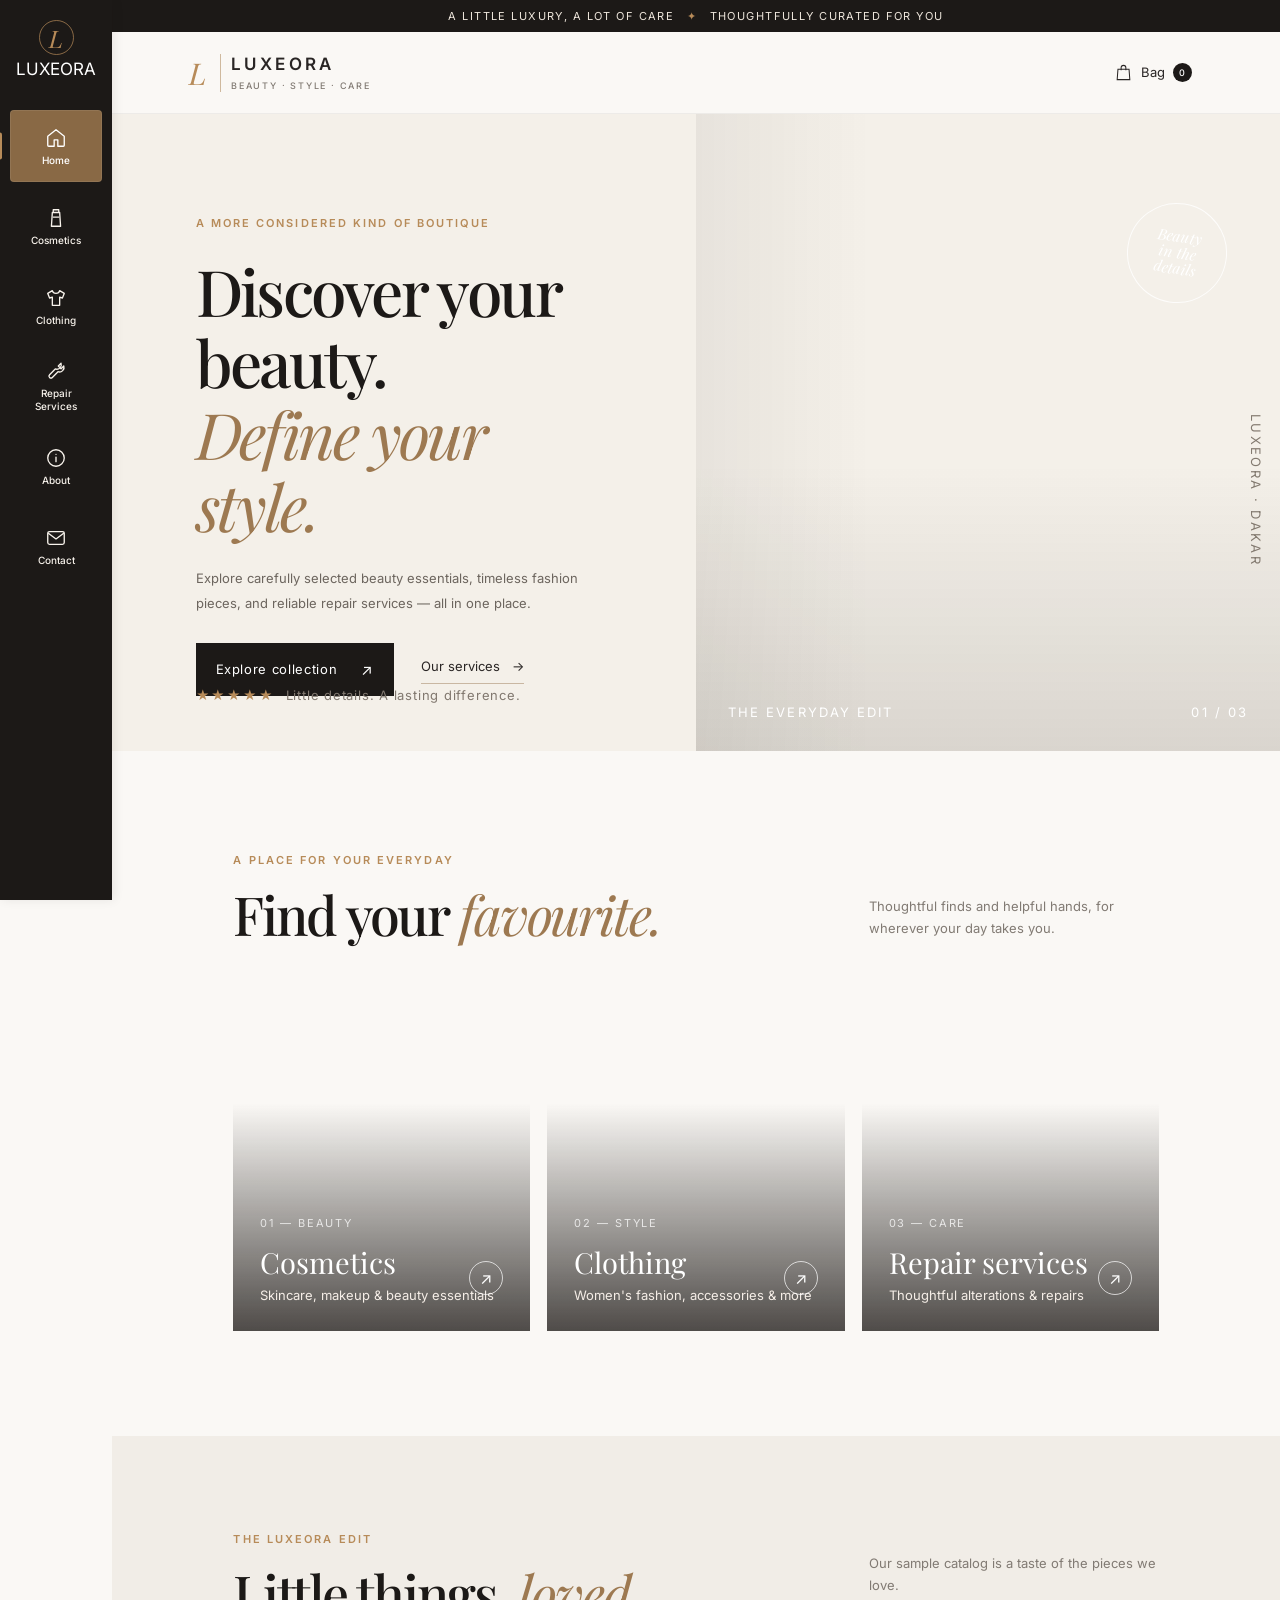
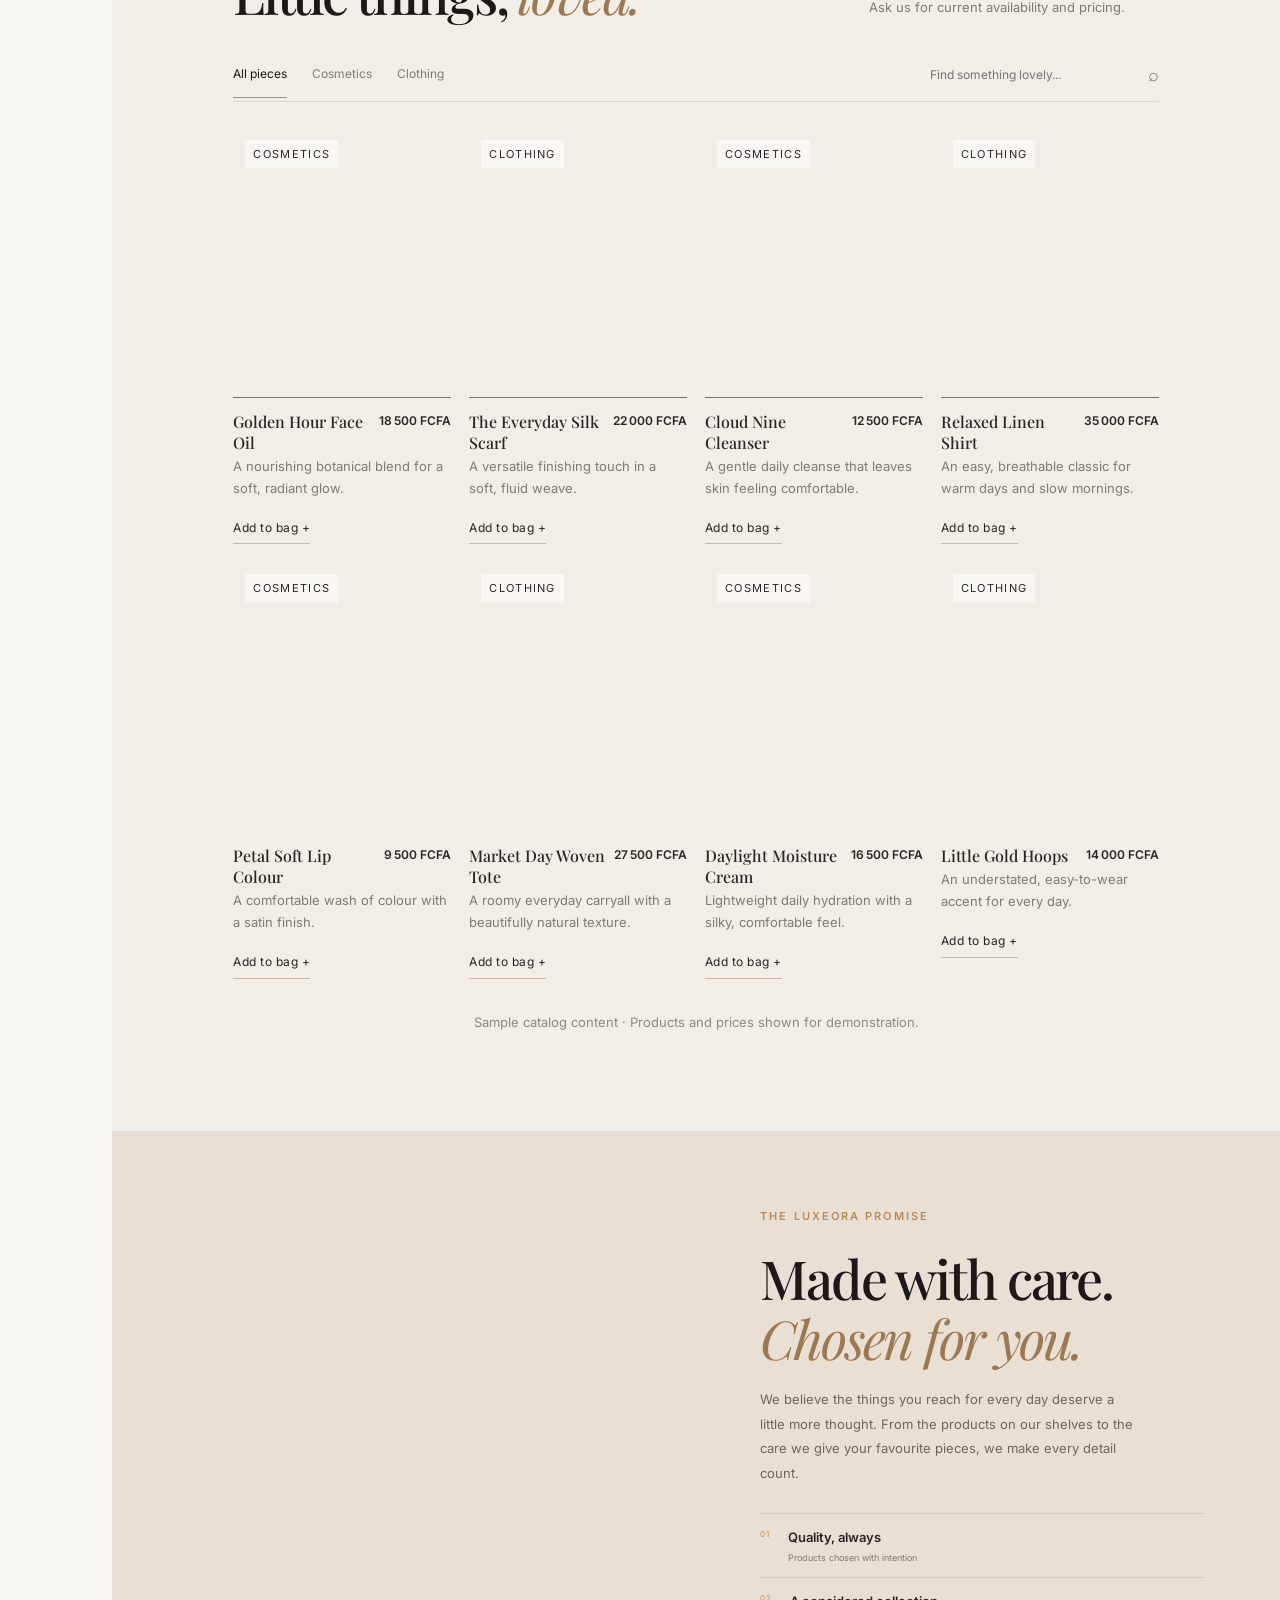
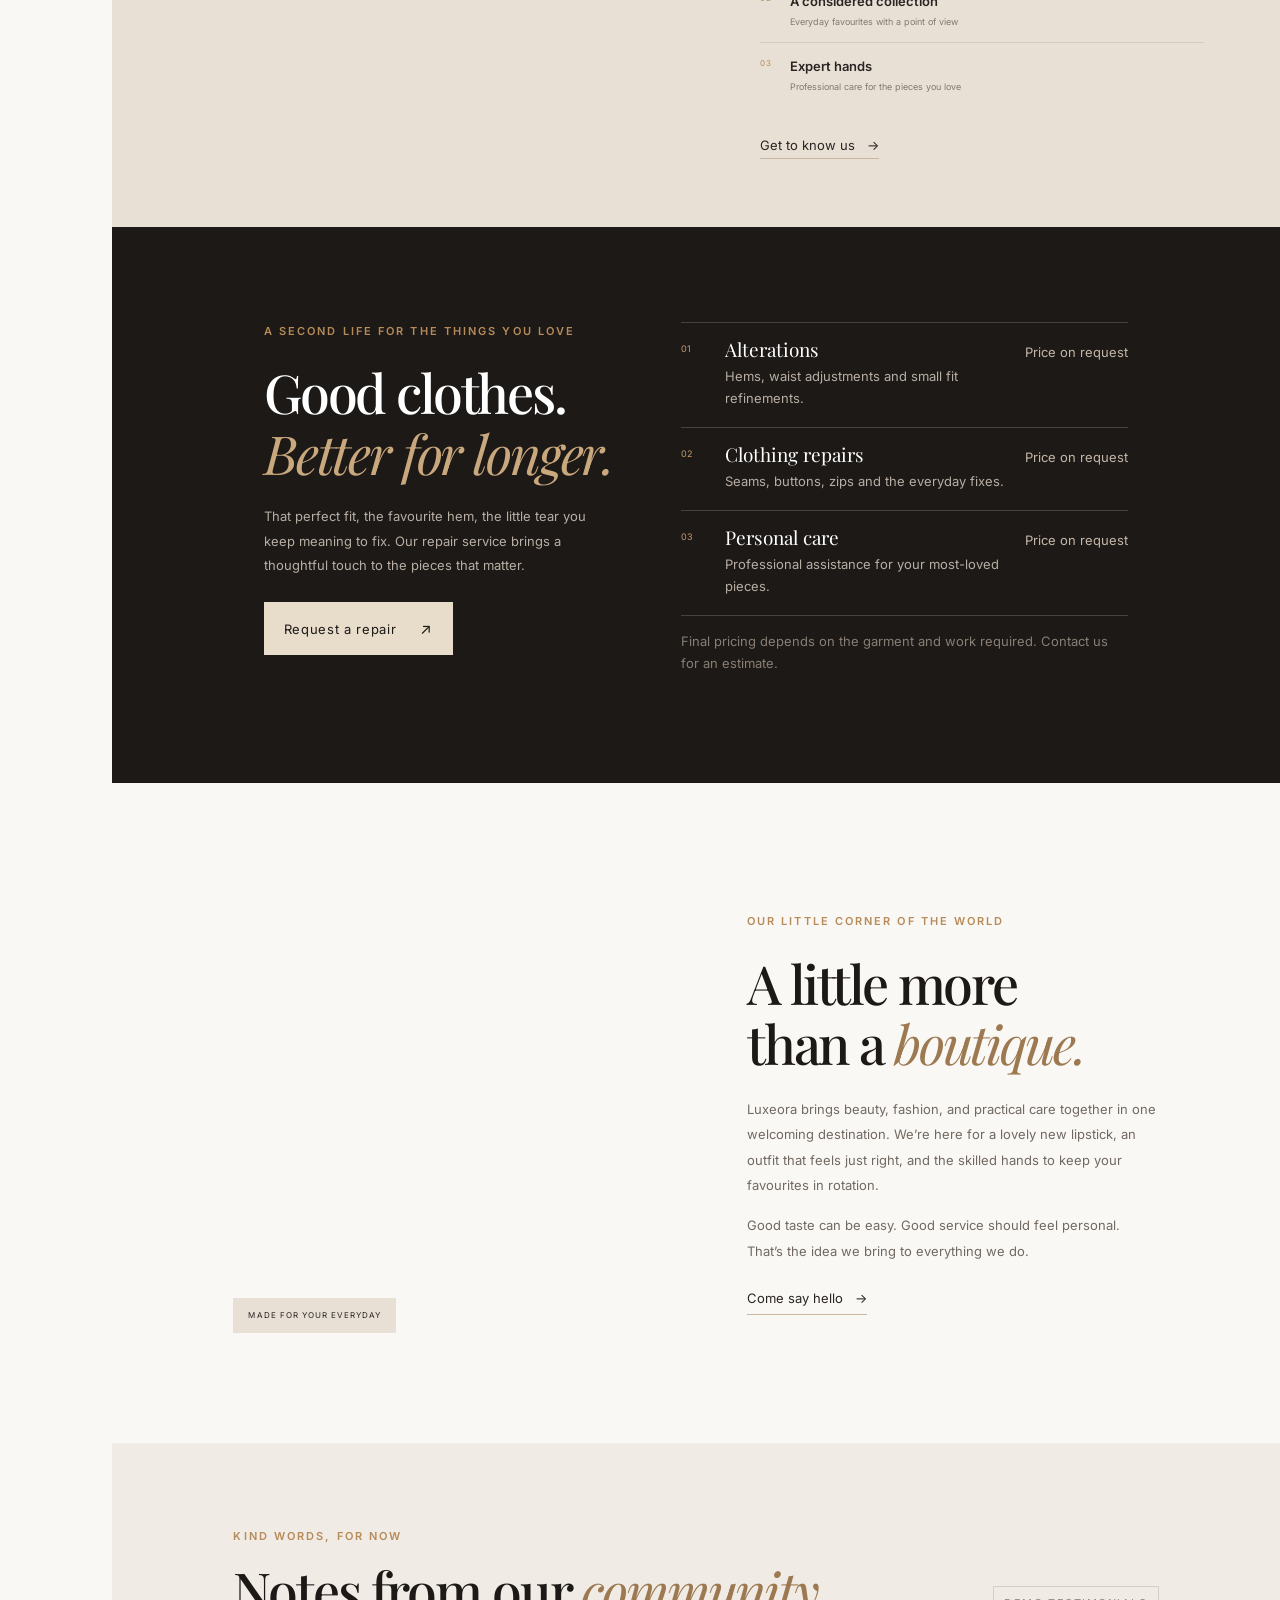
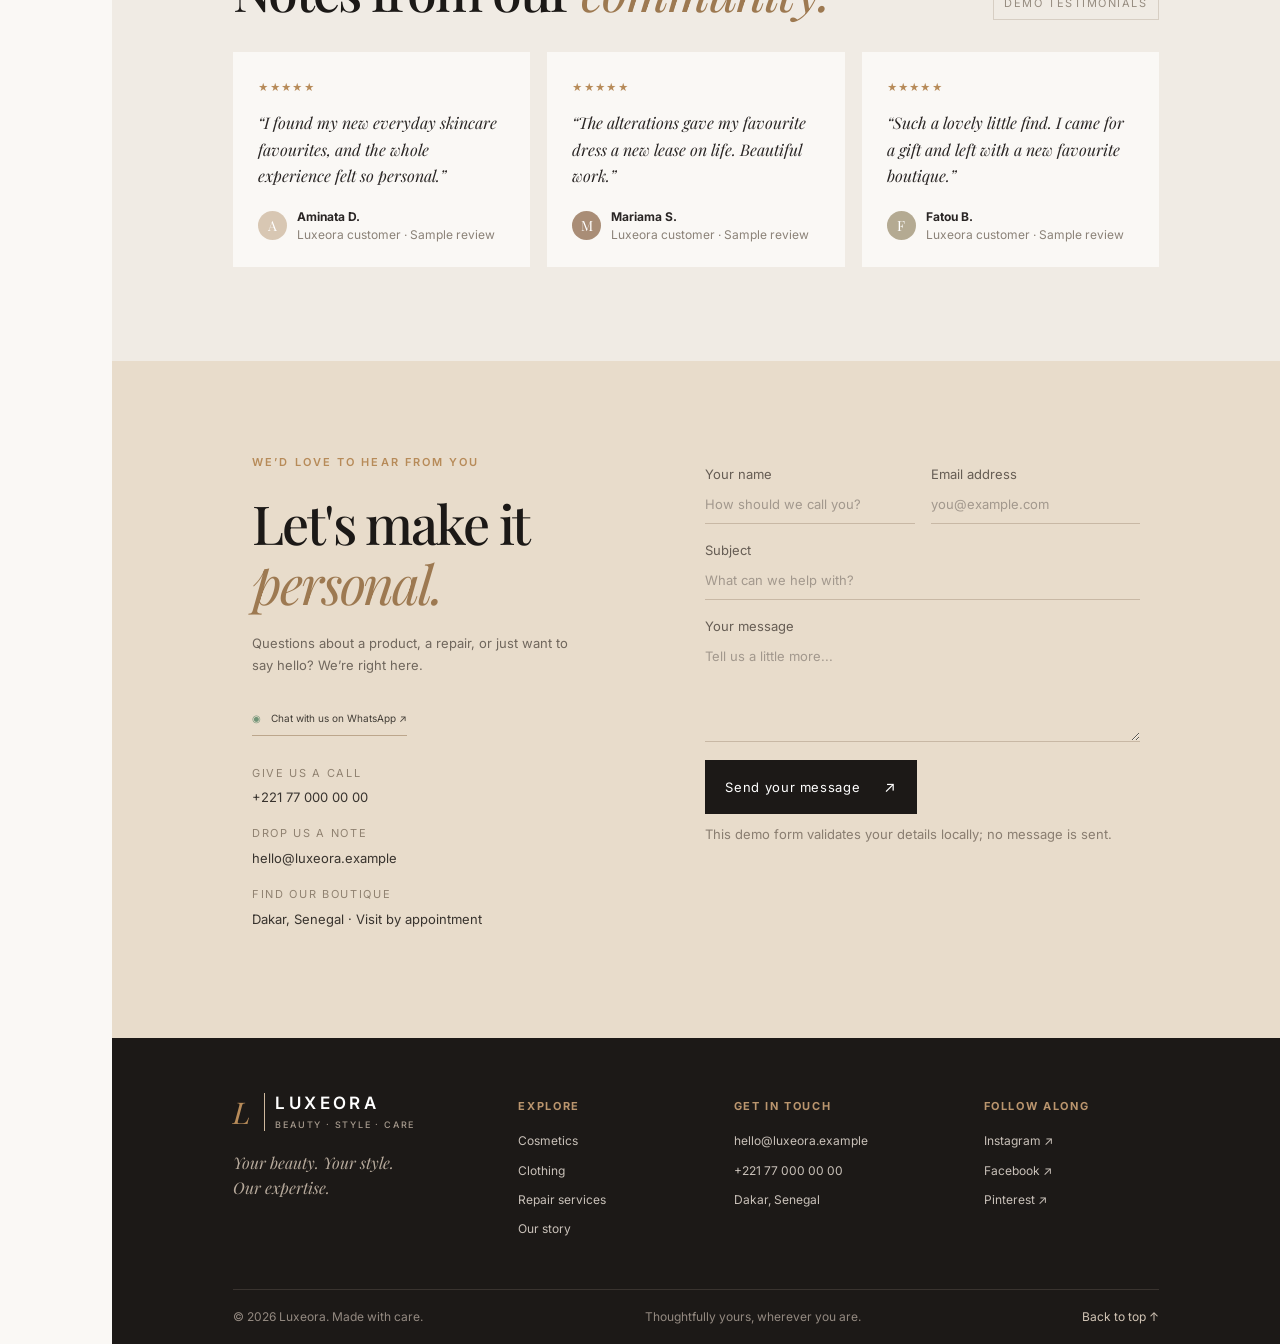
<file: index.html>
<!doctype html>
<html lang="en">
<head>
  <meta charset="utf-8"><meta name="viewport" content="width=device-width, initial-scale=1">
  <meta name="theme-color" content="#faf8f5"><meta name="description" content="Luxeora — thoughtfully chosen beauty, timeless fashion, and expert clothing repair.">
  <title>Luxeora — Your Beauty. Your Style. Our Expertise.</title>
  <link rel="icon" href="favicon.svg" type="image/svg+xml">
  <link rel="preconnect" href="https://fonts.googleapis.com"><link rel="preconnect" href="https://fonts.gstatic.com" crossorigin>
  <link href="https://fonts.googleapis.com/css2?family=Inter:wght@400;500;600;700&family=Playfair+Display:wght@400;500;600&display=swap" rel="stylesheet">
  <link rel="stylesheet" href="styles.css">
</head>
<body>
  <aside class="store-sidebar" id="store-sidebar" aria-label="Main navigation">
    <span class="sidebar-brand-mark">L</span><span>LUXEORA</span>
    <nav class="sidebar-nav" aria-label="Store sections">
      <a class="sidebar-link is-active" href="#top" data-side-page="Home" aria-current="page"><svg viewBox="0 0 24 24" aria-hidden="true"><path d="m3 10 9-7 9 7v10a1 1 0 0 1-1 1h-6v-7h-4v7H4a1 1 0 0 1-1-1z"/></svg><span>Home</span></a>
      <a class="sidebar-link" href="#products" data-side-page="Cosmetics" data-set-filter="Cosmetics"><svg viewBox="0 0 24 24" aria-hidden="true"><path d="M9 3h6v3H9zM8 6h8l1 15H7L8 6Z"/><path d="M9 11h6"/></svg><span>Cosmetics</span></a>
      <a class="sidebar-link" href="#products" data-side-page="Clothing" data-set-filter="Clothing"><svg viewBox="0 0 24 24" aria-hidden="true"><path d="m8 4-5 3 2 5 3-1v9h8v-9l3 1 2-5-5-3c-.5 2-1.8 3-4 3S8.5 6 8 4Z"/></svg><span>Clothing</span></a>
      <a class="sidebar-link" href="#repairs" data-side-page="Repair Services"><svg viewBox="0 0 24 24" aria-hidden="true"><path d="m14.5 6.5 3-3a5 5 0 0 1-6.3 6.3L5 16a2.1 2.1 0 0 0 3 3l6.2-6.2a5 5 0 0 0 6.3-6.3l-3 3-3-3Z"/></svg><span>Repair<br>Services</span></a>
      <a class="sidebar-link" href="#about" data-side-page="About"><svg viewBox="0 0 24 24" aria-hidden="true"><circle cx="12" cy="12" r="9"/><path d="M12 11v5m0-8h.01"/></svg><span>About</span></a>
      <a class="sidebar-link" href="#contact" data-side-page="Contact"><svg viewBox="0 0 24 24" aria-hidden="true"><rect x="3" y="5" width="18" height="14" rx="2"/><path d="m4 7 8 6 8-6"/></svg><span>Contact</span></a>
    </nav>
  </aside>
  <button class="sidebar-scrim" aria-label="Close navigation" tabindex="-1"></button>
  <div class="site-content">
  <div class="announcement">A little luxury, a lot of care <span>✦</span> Thoughtfully curated for you</div>
  <header class="site-header">
    <button class="menu-toggle" aria-label="Open navigation" aria-expanded="false" aria-controls="store-sidebar"><i></i><i></i></button>
    <a class="brand" href="#top" aria-label="Luxeora home"><span class="brand-mark">L</span><span>LUXEORA<small>BEAUTY · STYLE · CARE</small></span></a>
    <button class="bag-button" aria-label="Open shopping bag"><svg viewBox="0 0 24 24" aria-hidden="true"><path d="M5 8h14l1 13H4L5 8Z"/><path d="M9 9V6a3 3 0 0 1 6 0v3"/></svg><span>Bag</span><b id="bag-count">0</b></button>
  </header>
  <main id="main-content">
    <section class="hero" id="top">
      <div class="hero-copy"><p class="eyebrow">A MORE CONSIDERED KIND OF BOUTIQUE</p><h1>Discover your beauty.<br><em>Define your style.</em></h1><p class="hero-text">Explore carefully selected beauty essentials, timeless fashion pieces, and reliable repair services — all in one place.</p><div class="hero-actions"><a class="button button-dark" href="#categories">Explore collection <span>↗</span></a><a class="text-link" href="#repairs">Our services <span>→</span></a></div><div class="hero-note"><span class="note-stars">★★★★★</span><span>Little details. A lasting difference.</span></div></div>
      <div class="hero-image" role="img" aria-label="Sunlit editorial still life of beauty and fashion"><div class="image-caption"><span>THE EVERYDAY EDIT</span><span>01 / 03</span></div><div class="hero-stamp">Beauty<br>in the<br>details</div></div>
      <div class="hero-side-label">LUXEORA · DAKAR</div>
    </section>

    <section class="section categories-section" id="categories"><div class="section-heading"><div><p class="eyebrow">A PLACE FOR YOUR EVERYDAY</p><h2>Find your <em>favourite.</em></h2></div><p>Thoughtful finds and helpful hands, for wherever your day takes you.</p></div>
      <div class="category-grid">
        <a class="category-card category-beauty" href="#products" data-set-filter="Cosmetics"><div class="category-content"><span class="category-number">01 — BEAUTY</span><h3>Cosmetics</h3><p>Skincare, makeup & beauty essentials</p><span class="circle-arrow">↗</span></div></a>
        <a class="category-card category-clothing" href="#products" data-set-filter="Clothing"><div class="category-content"><span class="category-number">02 — STYLE</span><h3>Clothing</h3><p>Women's fashion, accessories & more</p><span class="circle-arrow">↗</span></div></a>
        <a class="category-card category-repair" href="#repairs"><div class="category-content"><span class="category-number">03 — CARE</span><h3>Repair services</h3><p>Thoughtful alterations & repairs</p><span class="circle-arrow">↗</span></div></a>
      </div>
    </section>

    <section class="section products-section" id="products"><div class="section-heading"><div><p class="eyebrow">THE LUXEORA EDIT</p><h2>Little things, <em>loved.</em></h2></div><p>Our sample catalog is a taste of the pieces we love.<br>Ask us for current availability and pricing.</p></div>
      <div class="product-controls"><div class="filter-list" role="group" aria-label="Filter products"><button class="filter-button active" data-filter="All">All pieces</button><button class="filter-button" data-filter="Cosmetics">Cosmetics</button><button class="filter-button" data-filter="Clothing">Clothing</button></div><label class="search-box"><span class="sr-only">Search products</span><input type="search" id="product-search" placeholder="Find something lovely..."><span>⌕</span></label></div>
      <div class="product-grid" id="product-grid"></div><p class="catalog-note">Sample catalog content · Products and prices shown for demonstration.</p>
    </section>

    <section class="promise"><div class="promise-image"></div><div class="promise-copy"><p class="eyebrow">THE LUXEORA PROMISE</p><h2>Made with care.<br><em>Chosen for you.</em></h2><p>We believe the things you reach for every day deserve a little more thought. From the products on our shelves to the care we give your favourite pieces, we make every detail count.</p><div class="promise-points"><div><span>01</span><p><b>Quality, always</b><small>Products chosen with intention</small></p></div><div><span>02</span><p><b>A considered collection</b><small>Everyday favourites with a point of view</small></p></div><div><span>03</span><p><b>Expert hands</b><small>Professional care for the pieces you love</small></p></div></div><a class="text-link" href="#about">Get to know us <span>→</span></a></div></section>

    <section class="repair-section" id="repairs"><div class="repair-intro"><p class="eyebrow">A SECOND LIFE FOR THE THINGS YOU LOVE</p><h2>Good clothes.<br><em>Better for longer.</em></h2><p>That perfect fit, the favourite hem, the little tear you keep meaning to fix. Our repair service brings a thoughtful touch to the pieces that matter.</p><a class="button button-light" href="#contact">Request a repair <span>↗</span></a></div><div class="service-list"><article><span>01</span><div><h3>Alterations</h3><p>Hems, waist adjustments and small fit refinements.</p></div><small>Price on request</small></article><article><span>02</span><div><h3>Clothing repairs</h3><p>Seams, buttons, zips and the everyday fixes.</p></div><small>Price on request</small></article><article><span>03</span><div><h3>Personal care</h3><p>Professional assistance for your most-loved pieces.</p></div><small>Price on request</small></article><p class="service-footnote">Final pricing depends on the garment and work required. Contact us for an estimate.</p></div></section>

    <section class="about-section section" id="about"><div class="about-image"><span>MADE FOR YOUR EVERYDAY</span></div><div class="about-copy"><p class="eyebrow">OUR LITTLE CORNER OF THE WORLD</p><h2>A little more<br>than a <em>boutique.</em></h2><p>Luxeora brings beauty, fashion, and practical care together in one welcoming destination. We’re here for a lovely new lipstick, an outfit that feels just right, and the skilled hands to keep your favourites in rotation.</p><p>Good taste can be easy. Good service should feel personal. That’s the idea we bring to everything we do.</p><a href="#contact" class="text-link">Come say hello <span>→</span></a></div></section>

    <section class="testimonials section"><div class="section-heading"><div><p class="eyebrow">KIND WORDS, FOR NOW</p><h2>Notes from our <em>community.</em></h2></div><span class="demo-label">DEMO TESTIMONIALS</span></div><div class="quote-grid"><blockquote><div class="quote-stars">★★★★★</div><p>“I found my new everyday skincare favourites, and the whole experience felt so personal.”</p><footer><span class="avatar">A</span><span><b>Aminata D.</b><small>Luxeora customer · Sample review</small></span></footer></blockquote><blockquote><div class="quote-stars">★★★★★</div><p>“The alterations gave my favourite dress a new lease on life. Beautiful work.”</p><footer><span class="avatar avatar-two">M</span><span><b>Mariama S.</b><small>Luxeora customer · Sample review</small></span></footer></blockquote><blockquote><div class="quote-stars">★★★★★</div><p>“Such a lovely little find. I came for a gift and left with a new favourite boutique.”</p><footer><span class="avatar avatar-three">F</span><span><b>Fatou B.</b><small>Luxeora customer · Sample review</small></span></footer></blockquote></div></section>

    <section class="contact-section" id="contact"><div class="contact-info"><p class="eyebrow">WE’D LOVE TO HEAR FROM YOU</p><h2>Let's make it <em>personal.</em></h2><p>Questions about a product, a repair, or just want to say hello? We’re right here.</p><a class="whatsapp-link" href="https://wa.me/221770000000?text=Hello%20Luxeora%2C%20I%27d%20love%20to%20know%20more." target="_blank" rel="noopener noreferrer"><span>◉</span> Chat with us on WhatsApp ↗</a><div class="contact-details"><div><small>GIVE US A CALL</small><a href="tel:+221770000000">+221 77 000 00 00</a></div><div><small>DROP US A NOTE</small><a href="mailto:hello@luxeora.example">hello@luxeora.example</a></div><div><small>FIND OUR BOUTIQUE</small><span>Dakar, Senegal · Visit by appointment</span></div></div></div><form class="contact-form" id="contact-form" novalidate><div class="form-row"><label>Your name<input name="name" required minlength="2" placeholder="How should we call you?"></label><label>Email address<input name="email" type="email" required placeholder="you@example.com"></label></div><label>Subject<input name="subject" required placeholder="What can we help with?"></label><label>Your message<textarea name="message" required minlength="10" rows="4" placeholder="Tell us a little more..."></textarea></label><button class="button button-dark" type="submit">Send your message <span>↗</span></button><p class="form-note" id="form-note">This demo form validates your details locally; no message is sent.</p></form></section>
  </main>
  <footer class="site-footer"><div class="footer-main"><div class="footer-brand"><a class="brand brand-light" href="#top"><span class="brand-mark">L</span><span>LUXEORA<small>BEAUTY · STYLE · CARE</small></span></a><p>Your beauty. Your style.<br>Our expertise.</p></div><div><h4>EXPLORE</h4><a href="#categories">Cosmetics</a><a href="#categories">Clothing</a><a href="#repairs">Repair services</a><a href="#about">Our story</a></div><div><h4>GET IN TOUCH</h4><a href="mailto:hello@luxeora.example">hello@luxeora.example</a><a href="tel:+221770000000">+221 77 000 00 00</a><span>Dakar, Senegal</span></div><div><h4>FOLLOW ALONG</h4><a href="#contact">Instagram ↗</a><a href="#contact">Facebook ↗</a><a href="#contact">Pinterest ↗</a></div></div><div class="footer-bottom"><span>© 2026 Luxeora. Made with care.</span><span>Thoughtfully yours, wherever you are.</span><a href="#top">Back to top ↑</a></div></footer>
  </div>
  <div class="cart-overlay" id="cart-overlay" aria-hidden="true"><aside class="cart-drawer" role="dialog" aria-modal="true" aria-labelledby="cart-title"><div class="drawer-head"><div><p class="eyebrow">YOUR LITTLE FINDS</p><h2 id="cart-title">Your bag <span id="drawer-count">(0)</span></h2></div><button class="close-drawer" aria-label="Close shopping bag">×</button></div><div class="cart-items" id="cart-items"></div><div class="cart-empty" id="cart-empty"><span>✳</span><p>Your bag is waiting<br>for something lovely.</p><button class="text-link" data-close-cart>Keep exploring →</button></div><div class="cart-bottom"><div class="cart-total"><span>Subtotal</span><b id="cart-total">0 FCFA</b></div><p>Orders are not placed here. Send your selection to us on WhatsApp.</p><a id="order-whatsapp" class="button button-dark" target="_blank" rel="noopener noreferrer">Order on WhatsApp <span>↗</span></a></div></aside></div>
  <div class="product-modal" id="product-modal" aria-hidden="true"><div class="modal-backdrop"></div><div class="modal-card" role="dialog" aria-modal="true" aria-labelledby="modal-name"><button class="modal-close" aria-label="Close product details">×</button><div class="modal-image"></div><div class="modal-copy"><span class="modal-category"></span><h2 id="modal-name"></h2><p class="modal-desc"></p><strong class="modal-price"></strong><button class="button button-dark modal-add">Add to bag <span>＋</span></button></div></div></div>
  <div class="toast" role="status" aria-live="polite"></div><button class="back-top" aria-label="Back to top">↑</button>
  <script src="app.js"></script>
</body></html>
</file>
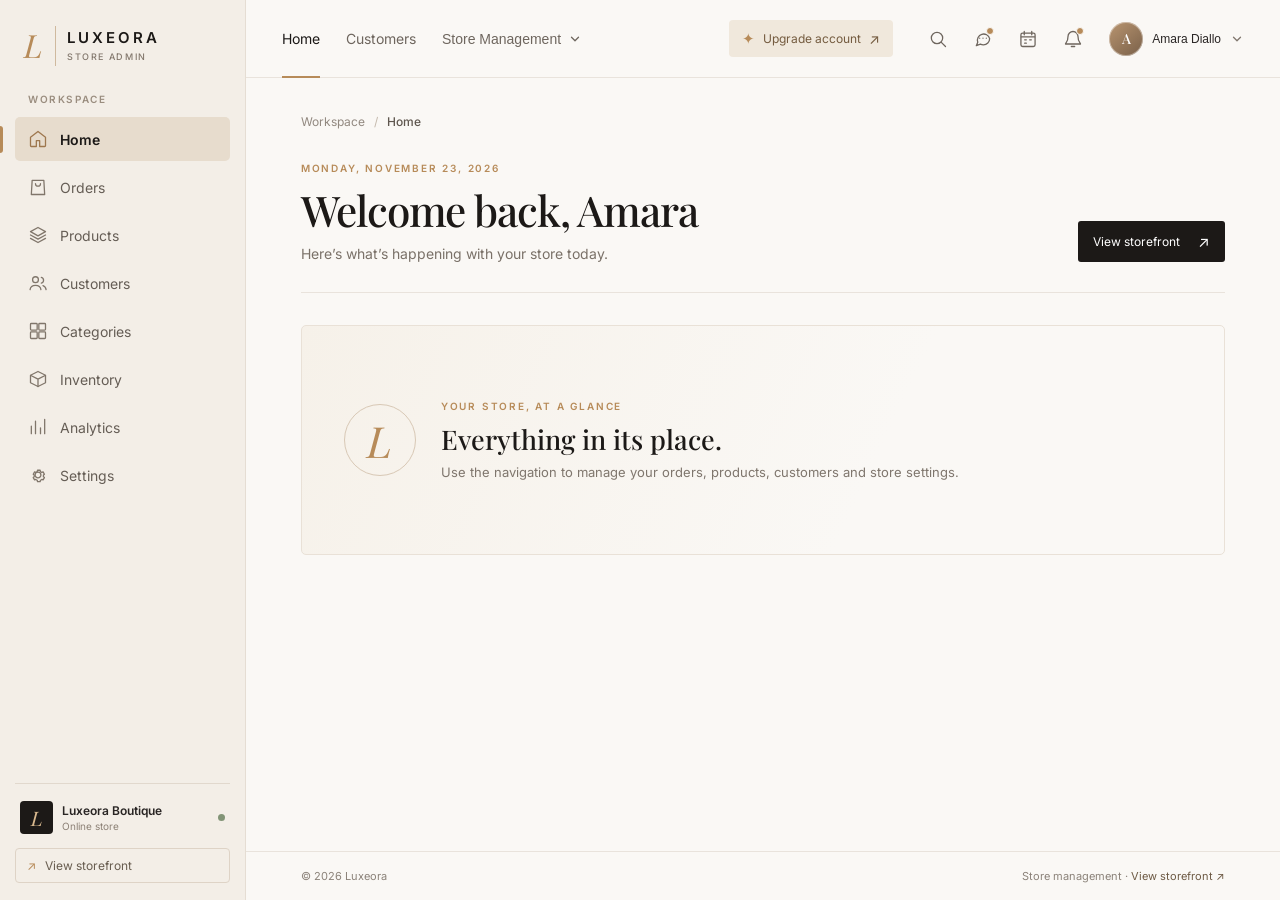
<file: admin.html>
<!doctype html>
<html lang="en">
<head>
  <meta charset="utf-8"><meta name="viewport" content="width=device-width, initial-scale=1">
  <meta name="theme-color" content="#faf8f5"><meta name="description" content="Luxeora store management dashboard.">
  <title>Store Management — Luxeora</title>
  <link rel="icon" href="favicon.svg" type="image/svg+xml">
  <link rel="preconnect" href="https://fonts.googleapis.com"><link rel="preconnect" href="https://fonts.gstatic.com" crossorigin>
  <link href="https://fonts.googleapis.com/css2?family=Inter:wght@400;500;600;700&family=Playfair+Display:wght@400;500;600&display=swap" rel="stylesheet">
  <link rel="stylesheet" href="admin.css">
</head>
<body class="admin-body">
  <div class="admin-shell">
    <aside class="admin-sidebar" id="admin-sidebar" aria-label="Dashboard navigation">
      <a href="index.html" class="admin-brand" aria-label="Luxeora home"><span class="admin-brand-mark">L</span><span>LUXEORA<small>STORE ADMIN</small></span></a>
      <div class="sidebar-caption">WORKSPACE</div>
      <nav class="side-links" aria-label="Store sections">
        <a href="#home" class="side-link is-active" data-page="Home" aria-current="page"><span class="side-icon"><svg viewBox="0 0 24 24"><path d="m3 10 9-7 9 7v10a1 1 0 0 1-1 1h-6v-7h-4v7H4a1 1 0 0 1-1-1z"/></svg></span><span>Home</span></a>
        <a href="#orders" class="side-link" data-page="Orders"><span class="side-icon"><svg viewBox="0 0 24 24"><path d="M5 4h14l1 17H4L5 4Z"/><path d="M9 8a3 3 0 0 0 6 0"/></svg></span><span>Orders</span></a>
        <a href="#products" class="side-link" data-page="Products"><span class="side-icon"><svg viewBox="0 0 24 24"><path d="m12 3 9 5-9 5-9-5 9-5Z"/><path d="m3 12 9 5 9-5M3 16l9 5 9-5"/></svg></span><span>Products</span></a>
        <a href="#customers" class="side-link" data-page="Customers"><span class="side-icon"><svg viewBox="0 0 24 24"><circle cx="9" cy="8" r="3.5"/><path d="M2.5 20c.4-3.4 2.6-5.2 6.5-5.2s6.1 1.8 6.5 5.2M16 5.3a3.5 3.5 0 0 1 0 6.8m2 3c2.2.8 3.4 2.4 3.7 4.9"/></svg></span><span>Customers</span></a>
        <a href="#categories" class="side-link" data-page="Categories"><span class="side-icon"><svg viewBox="0 0 24 24"><rect x="3" y="3" width="8" height="8" rx="1"/><rect x="13" y="3" width="8" height="8" rx="1"/><rect x="3" y="13" width="8" height="8" rx="1"/><rect x="13" y="13" width="8" height="8" rx="1"/></svg></span><span>Categories</span></a>
        <a href="#inventory" class="side-link" data-page="Inventory"><span class="side-icon"><svg viewBox="0 0 24 24"><path d="M3 7.5 12 3l9 4.5v9L12 21l-9-4.5z"/><path d="m3.5 7.8 8.5 4.4 8.5-4.4M12 12.5V21"/></svg></span><span>Inventory</span></a>
        <a href="#analytics" class="side-link" data-page="Analytics"><span class="side-icon"><svg viewBox="0 0 24 24"><path d="M4 20V11m5 9V5m6 15v-7m5 7V3"/></svg></span><span>Analytics</span></a>
        <a href="#settings" class="side-link" data-page="Settings"><span class="side-icon"><svg viewBox="0 0 24 24"><path d="M12 8.5a3.5 3.5 0 1 0 0 7 3.5 3.5 0 0 0 0-7Z"/><path d="m19.4 15 .1.1 1.2 1-1.6 2.8-1.5-.6a7.7 7.7 0 0 1-1.7 1l-.3 1.6h-3.2l-.3-1.6a7.7 7.7 0 0 1-1.7-1l-1.5.6-1.6-2.8 1.2-1a7.2 7.2 0 0 1 0-2l-1.2-1 1.6-2.8 1.5.6a7.7 7.7 0 0 1 1.7-1l.3-1.6h3.2l.3 1.6a7.7 7.7 0 0 1 1.7 1l1.5-.6 1.6 2.8-1.2 1a7.2 7.2 0 0 1 0 2Z" transform="translate(-1 -1)"/></svg></span><span>Settings</span></a>
      </nav>
      <div class="sidebar-bottom"><div class="sidebar-store"><span class="store-avatar">L</span><span><b>Luxeora Boutique</b><small>Online store</small></span><span class="online-dot" aria-label="Online"></span></div><a href="index.html" class="view-store"><span>↗</span> View storefront</a></div>
    </aside>
    <button class="sidebar-scrim" aria-label="Close navigation drawer" tabindex="-1"></button>
    <div class="admin-main">
      <header class="admin-topbar">
        <button class="mobile-menu" aria-label="Open navigation menu" aria-expanded="false" aria-controls="admin-sidebar"><svg viewBox="0 0 24 24"><path d="M4 7h16M4 12h16M4 17h16"/></svg></button>
        <nav class="top-links" aria-label="Main navigation"><a href="#home" class="top-link active" data-page="Home">Home</a><a href="#customers" class="top-link" data-page="Customers">Customers</a>
          <div class="top-dropdown-wrap"><button class="top-link dropdown-trigger" aria-expanded="false" aria-haspopup="true" aria-controls="store-menu">Store Management <svg class="chevron" viewBox="0 0 16 16"><path d="m4 6 4 4 4-4"/></svg></button><div class="top-dropdown" id="store-menu" role="menu" hidden><div class="dropdown-label">STORE MANAGEMENT</div><a role="menuitem" href="#store-settings" data-page="Store Settings">Store Settings</a><a role="menuitem" href="#shipping" data-page="Shipping">Shipping</a><a role="menuitem" href="#payments" data-page="Payments">Payments</a><a role="menuitem" href="#taxes" data-page="Taxes">Taxes</a></div></div>
        </nav>
        <a class="upgrade-link" href="#upgrade"><span class="upgrade-star">✦</span> Upgrade account <span class="upgrade-arrow">↗</span></a>
        <div class="top-actions" aria-label="Quick actions">
          <button class="icon-button" data-panel="search" aria-label="Search" aria-expanded="false"><svg viewBox="0 0 24 24"><circle cx="10.8" cy="10.8" r="6.8"/><path d="m16 16 5 5"/></svg></button>
          <button class="icon-button has-dot" data-panel="messages" aria-label="Messages, 2 unread" aria-expanded="false"><svg viewBox="0 0 24 24"><path d="M20 11.5a7.5 7.5 0 0 1-7.5 7.5 8 8 0 0 1-3.6-.8L4 20l1.7-4A7.5 7.5 0 1 1 20 11.5Z"/><path d="M8 11h.01M12 11h.01M16 11h.01"/></svg></button>
          <button class="icon-button" data-panel="calendar" aria-label="Calendar" aria-expanded="false"><svg viewBox="0 0 24 24"><rect x="3.5" y="5" width="17" height="16" rx="2"/><path d="M7.5 3v4M16.5 3v4M4 9.5h16M8 13h2m4 0h2m-8 4h2"/></svg></button>
          <button class="icon-button has-dot" data-panel="notifications" aria-label="Notifications, 1 unread" aria-expanded="false"><svg viewBox="0 0 24 24"><path d="M18 9a6 6 0 0 0-12 0c0 7-3 7-3 9h18c0-2-3-2-3-9M10 21h4"/></svg></button>
          <div class="profile-wrap"><button class="profile-trigger" aria-label="Open account menu" aria-expanded="false" aria-haspopup="true" aria-controls="profile-menu"><span class="profile-avatar" aria-hidden="true">A</span><span class="profile-name">Amara Diallo</span><svg class="chevron" viewBox="0 0 16 16"><path d="m4 6 4 4 4-4"/></svg></button>
            <section class="profile-menu" id="profile-menu" aria-label="Account menu" hidden>
              <div class="profile-summary"><span class="profile-avatar profile-avatar-large" aria-hidden="true">A</span><div><strong>Amara Diallo</strong><small>amara@luxeora.example</small><a href="#profile" data-page="View profile">View profile <span>↗</span></a></div></div>
              <div class="menu-divider"></div><nav class="account-links" aria-label="Account options"><a href="#updates" data-page="Last updates"><span class="menu-icon">◷</span>Last updates</a><a href="#help" data-page="Get help"><span class="menu-icon">?</span>Get help</a><a href="#help-center" data-page="Help center"><span class="menu-icon">⌂</span>Help center</a><a href="#shortcuts" data-page="Shortcuts"><span class="menu-icon">⌘</span>Shortcuts</a><a href="#feedback" data-page="Send feedback"><span class="menu-icon">✎</span>Send feedback</a><a href="#privacy" data-page="Privacy policy"><span class="menu-icon">◇</span>Privacy policy</a></nav>
              <div class="menu-divider logout-divider"></div><button class="logout-button"><span class="menu-icon"><svg viewBox="0 0 24 24"><path d="M10 4H5a2 2 0 0 0-2 2v12a2 2 0 0 0 2 2h5M14 16l4-4-4-4m4 4H9"/></svg></span>Close session</button>
            </section>
          </div>
        </div>
        <div class="action-panel" id="action-panel" hidden></div>
      </header>
      <main class="dashboard-content" id="dashboard-content" tabindex="-1">
        <div class="page-breadcrumb"><span>Workspace</span><span class="breadcrumb-slash">/</span><b id="current-page">Home</b></div>
        <div class="page-heading"><div><p class="eyebrow">MONDAY, NOVEMBER 23, 2026</p><h1 id="page-title">Welcome back, Amara</h1><p class="page-subtitle" id="page-subtitle">Here’s what’s happening with your store today.</p></div><a class="button-dark" href="index.html">View storefront <span>↗</span></a></div>
        <div class="dashboard-divider"></div>
        <div class="welcome-panel"><span class="welcome-mark">L</span><div><p class="eyebrow">YOUR STORE, AT A GLANCE</p><h2>Everything in its place.</h2><p>Use the navigation to manage your orders, products, customers and store settings.</p></div></div>
      </main>
      <footer class="admin-footer"><span>© 2026 Luxeora</span><span>Store management · <a href="index.html">View storefront ↗</a></span></footer>
    </div>
  </div>
  <dialog class="confirm-dialog" id="logout-dialog" aria-labelledby="logout-title"><div class="confirm-mark">↗</div><h2 id="logout-title">Close your session?</h2><p>Authentication isn’t connected in this demo, so no session will be ended.</p><div class="dialog-actions"><button class="cancel-logout">Go back</button><button class="confirm-logout">Understood</button></div></dialog>
  <div class="toast-message" role="status" aria-live="polite"></div>
  <script src="admin.js"></script>
</body>
</html>
</file>
<file: styles.css>
:root{--ink:#1c1917;--text:#292524;--beige:#e8dccb;--gold:#b78b59;--paper:#faf8f5;--white:#fff;--muted:#817a73;--line:#e8e1d9;--serif:'Playfair Display',Georgia,serif;--sans:'Inter',Arial,sans-serif}*{box-sizing:border-box}html{scroll-behavior:smooth;scroll-padding-top:90px}body{margin:0;background:var(--paper);color:var(--text);font-family:var(--sans);font-size:14px;line-height:1.7}button,a,input,textarea{font:inherit}button,a{color:inherit}a{text-decoration:none}button{cursor:pointer}.announcement{height:32px;background:var(--ink);color:#eee6dc;text-align:center;font-size:10px;letter-spacing:.13em;text-transform:uppercase;line-height:32px}.announcement span{color:var(--gold);margin:0 8px}.site-header{height:82px;padding:0 7.1%;display:flex;align-items:center;justify-content:space-between;background:rgba(250,248,245,.97);position:sticky;top:0;z-index:20;border-bottom:1px solid rgba(41,37,36,.06)}.brand{display:flex;align-items:center;gap:10px;letter-spacing:.2em;font-size:15px;font-weight:600;line-height:1.25}.brand small{display:block;font-size:7px;letter-spacing:.2em;font-weight:500;margin-top:5px;color:var(--muted)}.brand-mark{font:30px var(--serif);font-style:italic;color:var(--gold);width:32px;height:38px;border-right:1px solid #cfb99e;line-height:38px}.main-nav{display:flex;gap:29px;align-items:center}.main-nav a{font-size:11px;color:#544e48;transition:color .2s}.main-nav a:hover,.text-link:hover{color:var(--gold)}.bag-button{border:0;background:none;display:flex;gap:8px;align-items:center;font-size:11px}.bag-button svg{width:19px;fill:none;stroke:currentColor;stroke-width:1.3}.bag-button b{width:19px;height:19px;border-radius:50%;background:var(--ink);color:white;font-size:9px;line-height:19px;text-align:center;font-weight:500}.menu-toggle{display:none}.hero{min-height:610px;display:grid;grid-template-columns:1fr 1fr;position:relative;background:#f4f0e9}.hero-copy{padding:100px 7vw 55px 14.3%;position:relative;z-index:1}.eyebrow{font-size:9px;letter-spacing:.19em;color:var(--gold);font-weight:600;margin:0 0 22px}.hero h1,.section h2,.promise h2,.repair-section h2,.contact-section h2{font:500 clamp(42px,5vw,66px)/1.12 var(--serif);letter-spacing:-.04em;color:var(--ink);margin:0}.hero h1 em,h2 em{font-weight:400;color:#9d7951}.hero-text{max-width:390px;color:#6c655e;font-size:13px;line-height:1.9;margin:25px 0 27px}.hero-actions{display:flex;align-items:center;gap:27px}.button{display:inline-flex;align-items:center;justify-content:center;gap:24px;border:0;padding:14px 20px;font-size:10px;letter-spacing:.05em;transition:transform .2s,background .2s}.button:hover{transform:translateY(-2px)}.button-dark{background:var(--ink);color:white}.button-dark:hover{background:#403932}.button span{font-size:15px}.text-link{font-size:11px;border-bottom:1px solid #c9b7a2;padding-bottom:5px;transition:color .2s}.text-link span{margin-left:8px}.hero-note{position:absolute;bottom:45px;display:flex;align-items:center;gap:11px;font-size:9px;color:#81786f;letter-spacing:.06em}.note-stars{letter-spacing:.14em;color:var(--gold)}.hero-image{position:relative;overflow:hidden;background:linear-gradient(0deg,rgba(29,24,19,.12),transparent 45%),url('https://images.unsplash.com/photo-1611930022073-b7a4ba5fcccd?auto=format&fit=crop&w=1500&q=85') center 45%/cover}.hero-image:after{content:'';position:absolute;inset:0;background:linear-gradient(90deg,rgba(35,29,23,.06),transparent 30%)}.image-caption{position:absolute;bottom:28px;left:32px;right:32px;display:flex;justify-content:space-between;color:#fff;font-size:8px;letter-spacing:.16em;z-index:1}.hero-stamp{position:absolute;right:9%;top:14%;width:100px;height:100px;border:1px solid rgba(255,255,255,.8);border-radius:50%;display:grid;place-content:center;text-align:center;color:#fff;font:15px/1.05 var(--serif);font-style:italic;transform:rotate(9deg);z-index:1}.hero-side-label{position:absolute;right:13px;top:47%;writing-mode:vertical-rl;font-size:8px;letter-spacing:.18em;color:#837a70}.section{padding:105px 10.4%}.categories-section{padding-top:100px}.section-heading{display:flex;justify-content:space-between;align-items:end;margin-bottom:37px}.section-heading h2,.promise h2,.repair-section h2,.about-copy h2,.contact-section h2{font-size:clamp(37px,4.2vw,54px)}.section-heading .eyebrow{margin-bottom:14px}.section-heading>p{font-size:11px;color:var(--muted);max-width:290px;margin:0 0 5px}.category-grid{display:grid;grid-template-columns:repeat(3,1fr);gap:17px}.category-card{height:350px;display:flex;align-items:end;position:relative;overflow:hidden;color:white;background-size:cover;background-position:center;transition:transform .3s}.category-card:before{content:'';position:absolute;inset:0;background:linear-gradient(0deg,rgba(25,21,18,.76),rgba(25,21,18,0) 65%);transition:opacity .3s}.category-card:hover{transform:translateY(-5px)}.category-card:hover:before{opacity:.86}.category-beauty{background-image:url('https://images.unsplash.com/photo-1601049541289-9b1b7bbbfe19?auto=format&fit=crop&w=900&q=80')}.category-clothing{background-image:url('https://images.unsplash.com/photo-1483985988355-763728e1935b?auto=format&fit=crop&w=900&q=80')}.category-repair{background-image:url('https://images.unsplash.com/photo-1582735689369-4fe89db7114c?auto=format&fit=crop&w=900&q=80')}.category-content{position:relative;padding:25px 27px;width:100%}.category-number{font-size:8px;letter-spacing:.17em;opacity:.75}.category-content h3{font:400 29px var(--serif);margin:7px 0 3px}.category-content p{font-size:10px;margin:0;color:#f5eee7}.circle-arrow{position:absolute;right:27px;bottom:36px;width:34px;height:34px;border:1px solid rgba(255,255,255,.7);border-radius:50%;display:grid;place-items:center;font-size:16px}.products-section{background:#f1ede7;padding-top:94px;padding-bottom:98px}.product-controls{display:flex;justify-content:space-between;align-items:center;border-bottom:1px solid #ded6cc;margin-bottom:26px}.filter-list{display:flex;gap:25px}.filter-button{border:0;background:none;padding:0 0 13px;color:#837c74;font-size:10px;position:relative}.filter-button.active{color:var(--ink)}.filter-button.active:after{content:'';position:absolute;height:1px;background:var(--gold);bottom:-1px;left:0;right:0}.search-box{display:flex;align-items:center;gap:10px;padding-bottom:10px;color:#81786f}.search-box input{border:0;outline:0;background:transparent;font-size:10px;width:180px}.search-box span{font-size:18px}.product-grid{display:grid;grid-template-columns:repeat(4,1fr);gap:18px}.product-card{min-width:0}.product-photo{height:270px;position:relative;background-size:cover;background-position:center;cursor:pointer;overflow:hidden}.product-photo:after{content:'View details ↗';position:absolute;left:0;right:0;bottom:0;background:rgba(28,25,23,.8);color:white;text-align:center;padding:10px;font-size:9px;letter-spacing:.08em;transform:translateY(100%);transition:transform .25s}.product-card:hover .product-photo:after{transform:translateY(0)}.product-tag{position:absolute;top:12px;left:12px;background:rgba(250,248,245,.9);padding:5px 8px;font-size:7px;letter-spacing:.12em;text-transform:uppercase}.product-meta{display:flex;justify-content:space-between;align-items:start;margin:13px 0 2px}.product-meta h3{font:500 16px var(--serif);margin:0}.product-price{font-size:11px;font-weight:600;white-space:nowrap}.product-desc{font-size:9px;color:#817a73;margin:0 0 13px;min-height:15px}.add-button{background:transparent;border:0;border-bottom:1px solid #c8b8a5;padding:0 0 5px;font-size:9px;letter-spacing:.04em}.add-button:hover{color:#9d7951}.catalog-note{font-size:9px;color:#91887f;text-align:center;margin:32px 0 0}.promise{display:grid;grid-template-columns:1fr 1fr;min-height:580px;background:#e9e0d5}.promise-image{background:url('https://images.unsplash.com/photo-1600185365483-26d7a4cc7519?auto=format&fit=crop&w=1200&q=85') center/cover}.promise-copy{padding:76px 13% 68px 11%}.promise-copy h2{margin-bottom:19px}.promise-copy>p:not(.eyebrow){color:#6e655c;font-size:11px;line-height:1.9;max-width:380px}.promise-points{margin:27px 0 24px}.promise-points>div{display:flex;gap:18px;border-top:1px solid #d7cabe;padding:12px 0;align-items:start}.promise-points>div>span{font-size:8px;color:var(--gold);letter-spacing:.1em;margin-top:2px}.promise-points p{margin:0;font-size:10px}.promise-points b{display:block;font-weight:600}.promise-points small{display:block;color:#81786f;font-size:9px;margin-top:2px}.repair-section{display:grid;grid-template-columns:.85fr 1.15fr;background:var(--ink);color:white;padding:95px 13%}.repair-section h2{color:#fff}.repair-section h2 em{color:#caa87e}.repair-intro>p:not(.eyebrow){max-width:350px;color:#b8aea4;font-size:11px;line-height:1.9;margin:21px 0 24px}.button-light{background:var(--beige);color:var(--ink)}.service-list{padding-left:50px}.service-list article{display:grid;grid-template-columns:30px 1fr auto;align-items:start;gap:14px;border-bottom:1px solid #48413c;padding:18px 0}.service-list article:first-child{border-top:1px solid #48413c}.service-list article>span{color:#c49b6c;font-size:9px}.service-list h3{font:400 19px var(--serif);margin:-5px 0 3px}.service-list article p{margin:0;color:#b8aea4;font-size:9px}.service-list article small{font-size:8px;color:#c4b7a8}.service-footnote{color:#887e74;font-size:8px;margin:14px 0}.about-section{display:grid;grid-template-columns:1fr 1fr;gap:11%;align-items:center;padding-top:110px;padding-bottom:110px}.about-image{height:440px;background:url('https://images.unsplash.com/photo-1515886657613-9f3515b0c78f?auto=format&fit=crop&w=1000&q=85') center 30%/cover;position:relative}.about-image span{position:absolute;bottom:0;left:0;background:#e9e0d5;padding:11px 15px;font-size:8px;letter-spacing:.13em}.about-copy h2{margin-bottom:24px}.about-copy>p:not(.eyebrow){font-size:11px;line-height:1.95;color:#716961;margin-bottom:15px}.about-copy .text-link{display:inline-block;margin-top:8px}.testimonials{background:#f0ebe4;padding-top:84px;padding-bottom:94px}.testimonials .section-heading{margin-bottom:32px}.demo-label{font-size:8px;letter-spacing:.14em;color:#968c80;border:1px solid #d7cec3;padding:7px 10px}.quote-grid{display:grid;grid-template-columns:repeat(3,1fr);gap:17px}.quote-grid blockquote{margin:0;background:#faf8f5;padding:27px 25px 23px;min-height:210px}.quote-stars{color:var(--gold);font-size:10px;letter-spacing:.13em}.quote-grid blockquote>p{font:italic 16px/1.65 var(--serif);min-height:76px;margin:14px 0 18px}.quote-grid footer{display:flex;align-items:center;gap:10px}.avatar{width:29px;height:29px;border-radius:50%;background:#d8c7b3;color:#fff;display:grid;place-items:center;font:14px var(--serif)}.avatar-two{background:#a98d76}.avatar-three{background:#b4aa92}.quote-grid footer b,.quote-grid footer small{display:block;font-size:8px;line-height:1.5}.quote-grid footer small{color:#8b8278}.contact-section{padding:92px 12%;display:grid;grid-template-columns:.9fr 1.1fr;gap:11%;background:#e8dccb}.contact-info h2{margin-bottom:18px}.contact-info>p:not(.eyebrow){font-size:11px;color:#70675d;max-width:330px}.whatsapp-link{display:inline-block;color:#423d36;font-size:10px;border-bottom:1px solid #bca68c;padding:8px 0;margin:13px 0 28px}.whatsapp-link span{color:#719477;margin-right:7px}.contact-details>div{margin:0 0 13px}.contact-details small{display:block;font-size:7px;letter-spacing:.15em;color:#908271}.contact-details a,.contact-details span{font-size:10px;color:#38332e}.contact-form{padding-top:10px}.contact-form label{display:block;font-size:9px;color:#665d54;margin-bottom:15px}.form-row{display:grid;grid-template-columns:1fr 1fr;gap:16px}.contact-form input,.contact-form textarea{display:block;width:100%;border:0;border-bottom:1px solid #c8b8a5;border-radius:0;background:transparent;padding:8px 0;font-size:10px;outline:none;resize:vertical;color:var(--ink)}.contact-form input:focus,.contact-form textarea:focus{border-color:var(--gold)}.contact-form input::placeholder,.contact-form textarea::placeholder{color:#a2988d}.contact-form .button{margin-top:3px}.form-note{font-size:8px;color:#897d70;margin:9px 0}.site-footer{background:var(--ink);color:#e9e1d8;padding:55px 10.4% 0}.footer-main{display:grid;grid-template-columns:1.4fr 1fr 1.2fr 1fr;gap:40px;padding-bottom:40px}.brand-light{color:white}.brand-light small{color:#a79b8e}.footer-brand>p{font:italic 16px/1.6 var(--serif);color:#b7aa9c;margin:19px 0}.footer-main h4{font-size:8px;letter-spacing:.15em;color:#ba956e;margin:4px 0 16px}.footer-main>div:not(:first-child) a,.footer-main>div:not(:first-child) span{display:block;font-size:9px;color:#c9c1b9;margin:9px 0}.footer-main a:hover{color:#fff}.footer-bottom{border-top:1px solid #39332f;display:flex;justify-content:space-between;padding:17px 0;color:#938980;font-size:8px}.footer-bottom a{color:#d1c4b5}.cart-overlay,.product-modal{position:fixed;inset:0;z-index:50;visibility:hidden;opacity:0;transition:opacity .25s,visibility .25s}.cart-overlay.open,.product-modal.open{visibility:visible;opacity:1}.cart-overlay{background:rgba(20,17,15,.42)}.cart-drawer{position:absolute;right:0;top:0;bottom:0;width:min(430px,100%);background:var(--paper);padding:29px 31px;transform:translateX(100%);transition:transform .3s;display:flex;flex-direction:column}.cart-overlay.open .cart-drawer{transform:translateX(0)}.drawer-head{display:flex;justify-content:space-between;align-items:start;border-bottom:1px solid var(--line);padding-bottom:20px}.drawer-head .eyebrow{margin-bottom:6px}.drawer-head h2{font:32px var(--serif);margin:0}.drawer-head h2 span{font:11px var(--sans);color:#948a80}.close-drawer,.modal-close{border:0;background:transparent;font-size:27px;color:#6f665d}.cart-items{overflow:auto;flex:1}.cart-line{display:grid;grid-template-columns:70px 1fr auto;gap:12px;padding:16px 0;border-bottom:1px solid var(--line)}.cart-thumb{width:70px;height:80px;background-size:cover;background-position:center}.cart-line h3{font:15px var(--serif);margin:0 0 2px}.cart-line small{font-size:9px;color:#80766d}.cart-line strong{font-size:10px;white-space:nowrap}.quantity{display:flex;align-items:center;gap:11px;margin-top:8px}.quantity button{border:1px solid #ddd3c9;background:transparent;width:21px;height:21px;line-height:17px}.quantity span{font-size:9px}.remove-line{border:0;background:none;color:#9c8874;text-decoration:underline;font-size:8px;padding:0;margin-left:6px}.cart-empty{text-align:center;margin:auto;color:#8f8478}.cart-empty span{font:35px var(--serif);color:var(--gold)}.cart-empty p{font:19px/1.5 var(--serif)}.cart-bottom{border-top:1px solid var(--line);padding-top:17px}.cart-total{display:flex;justify-content:space-between;font-size:11px}.cart-total b{font-size:14px}.cart-bottom>p{font-size:9px;color:#837a72;margin:6px 0 13px}.cart-bottom .button{width:100%}.product-modal{display:grid;place-items:center;padding:20px}.modal-backdrop{position:absolute;inset:0;background:rgba(20,17,15,.55)}.modal-card{width:min(720px,100%);background:var(--paper);position:relative;display:grid;grid-template-columns:1fr 1fr;min-height:400px}.modal-close{position:absolute;right:13px;top:8px;z-index:2}.modal-image{background-size:cover;background-position:center;min-height:400px}.modal-copy{align-self:center;padding:40px}.modal-category{font-size:8px;letter-spacing:.16em;color:var(--gold);text-transform:uppercase}.modal-copy h2{font:35px/1.15 var(--serif);margin:10px 0}.modal-desc{font-size:11px;color:#726a62;line-height:1.8}.modal-price{display:block;margin:20px 0;font-size:15px}.modal-add{width:100%}.toast{position:fixed;bottom:25px;left:50%;transform:translate(-50%,20px);background:var(--ink);color:white;padding:11px 18px;font-size:10px;z-index:80;opacity:0;transition:.25s;pointer-events:none}.toast.show{opacity:1;transform:translate(-50%,0)}.back-top{position:fixed;bottom:24px;right:24px;border:1px solid #c6b49e;background:var(--paper);width:37px;height:37px;border-radius:50%;z-index:15;opacity:0;pointer-events:none;transition:.2s}.back-top.visible{opacity:1;pointer-events:auto}.sr-only{position:absolute;width:1px;height:1px;padding:0;margin:-1px;overflow:hidden;clip:rect(0,0,0,0);white-space:nowrap;border:0}.reveal{opacity:0;transform:translateY(18px);transition:opacity .6s,transform .6s}.reveal.revealed{opacity:1;transform:none}
@media(max-width:1000px){.site-header{padding:0 4%}.main-nav{gap:16px}.hero-copy{padding-left:9%;padding-right:5%}.section{padding-left:7%;padding-right:7%}.product-photo{height:230px}.promise-copy{padding-left:9%;padding-right:8%}.repair-section{padding-left:8%;padding-right:8%}.contact-section{padding-left:8%;padding-right:8%}}
@media(max-width:720px){.announcement{font-size:8px}.site-header{height:69px;padding:0 5%}.brand{font-size:13px}.menu-toggle{display:flex;border:0;background:none;width:31px;height:31px;flex-direction:column;justify-content:center;gap:6px;margin-left:auto;margin-right:20px}.menu-toggle i{display:block;width:21px;height:1px;background:var(--ink)}.main-nav{position:absolute;top:68px;left:0;right:0;background:var(--paper);padding:0 6%;display:flex;flex-direction:column;align-items:stretch;gap:0;max-height:0;overflow:hidden;transition:max-height .3s,padding .3s;box-shadow:0 12px 17px rgba(30,24,18,.06)}.main-nav.open{max-height:380px;padding-top:10px;padding-bottom:16px}.main-nav a{padding:11px 0;border-bottom:1px solid var(--line);font-size:12px}.bag-button{gap:5px}.hero{grid-template-columns:1fr;min-height:0}.hero-copy{padding:68px 8% 78px}.hero h1{font-size:45px}.hero-text{font-size:12px}.hero-image{height:350px}.hero-note{bottom:25px}.hero-side-label{display:none}.section{padding:70px 6%}.section-heading{display:block}.section-heading>p{margin-top:13px}.category-grid{grid-template-columns:1fr;gap:12px}.category-card{height:310px}.product-controls{align-items:start;gap:16px;flex-direction:column;padding-bottom:0}.filter-list{gap:21px}.filter-button{padding-bottom:10px}.search-box{align-self:stretch;border-bottom:1px solid #ded6cc}.search-box input{width:100%}.product-grid{grid-template-columns:repeat(2,1fr);gap:24px 12px}.product-photo{height:clamp(180px,55vw,300px)}.product-meta{display:block}.product-price{display:block;margin-top:2px}.product-meta h3{font-size:15px}.promise{grid-template-columns:1fr}.promise-image{height:330px}.promise-copy{padding:55px 8%}.repair-section{grid-template-columns:1fr;padding:68px 7%}.repair-intro{padding-bottom:35px}.service-list{padding-left:0}.service-list article{grid-template-columns:24px 1fr auto;gap:8px}.service-list article small{max-width:80px;text-align:right}.about-section{grid-template-columns:1fr;gap:32px}.about-image{height:390px}.about-copy{max-width:500px}.quote-grid{grid-template-columns:1fr;gap:12px}.quote-grid blockquote{min-height:0}.quote-grid blockquote>p{min-height:0}.contact-section{grid-template-columns:1fr;gap:25px;padding:67px 7%}.contact-details{display:grid;grid-template-columns:1fr 1fr;gap:8px}.form-row{gap:12px}.site-footer{padding:45px 7% 0}.footer-main{grid-template-columns:1fr 1fr;gap:25px}.footer-bottom{gap:12px;flex-wrap:wrap}.footer-bottom span:nth-child(2){display:none}.cart-drawer{padding:23px 20px}.modal-card{grid-template-columns:1fr;max-width:420px;max-height:90vh;overflow:auto}.modal-image{min-height:250px}.modal-copy{padding:26px}.modal-copy h2{font-size:29px}.modal-close{background:rgba(250,248,245,.8);border-radius:50%;width:35px;height:35px;line-height:30px}.demo-label{display:inline-block;margin-top:15px}}
@media(max-width:390px){.hero h1{font-size:39px}.filter-list{gap:13px}.filter-button{font-size:9px}.product-photo{height:175px}.form-row{grid-template-columns:1fr}.contact-details{grid-template-columns:1fr}.footer-main{gap:18px}.footer-bottom{font-size:7px}}
@media(prefers-reduced-motion:reduce){*,*:before,*:after{scroll-behavior:auto!important;transition:none!important;animation:none!important}.reveal{opacity:1;transform:none}}

/* Larger supporting type keeps the boutique details comfortable to read. */
body{font-size:16px}
.main-nav a,.bag-button,.hero-text,.section-heading>p,.promise-copy>p:not(.eyebrow),.repair-intro>p:not(.eyebrow),.about-copy>p:not(.eyebrow),.contact-info>p:not(.eyebrow){font-size:13px}
.eyebrow{font-size:10px}
.filter-button,.search-box input,.product-desc,.add-button,.category-content p,.promise-points p,.service-list article p,.service-footnote,.contact-form label,.contact-details a,.contact-details span,.form-note{font-size:11px}
.product-tag,.category-number,.contact-details small,.footer-main h4{font-size:9px}
.footer-main>div:not(:first-child) a,.footer-main>div:not(:first-child) span{font-size:11px}
.quote-grid footer b,.quote-grid footer small{font-size:10px}
.catalog-note,.service-list article small{font-size:10px}
.search-box input{width:210px}
@media(max-width:720px){.main-nav a{font-size:14px}.filter-button{font-size:11px}.product-desc{font-size:10px}.footer-bottom{font-size:9px}}
@media(max-width:390px){.footer-bottom{font-size:9px}}

/* Site-wide readable type scale, including controls and footer details. */
body{font-size:17px}
.announcement{font-size:11px}
.brand{font-size:17px}
.brand small{font-size:9px}
.main-nav a,.bag-button,.button,.text-link,.hero-note,.image-caption,.hero-side-label{font-size:13px}
.eyebrow,.category-number,.product-tag,.demo-label,.footer-main h4,.contact-details small{font-size:11px}
.hero-text,.section-heading>p,.category-content p,.product-desc,.catalog-note,.promise-copy>p:not(.eyebrow),.promise-points p,.repair-intro>p:not(.eyebrow),.service-list article p,.service-list article small,.service-footnote,.about-copy>p:not(.eyebrow),.contact-info>p:not(.eyebrow),.contact-details a,.contact-details span,.contact-form label,.form-note{font-size:13px}
.filter-button,.search-box input,.product-price,.add-button,.quote-grid footer b,.quote-grid footer small,.footer-main>div:not(:first-child) a,.footer-main>div:not(:first-child) span,.footer-bottom{font-size:12px}
.cart-total,.cart-line strong{font-size:14px}
.cart-bottom>p,.cart-line small,.quantity span,.remove-line,.modal-category{font-size:12px}
.contact-form input,.contact-form textarea{font-size:13px}
.toast{font-size:13px}
@media(max-width:720px){.main-nav a{font-size:15px}.filter-button{font-size:12px}.product-desc{font-size:12px}.footer-bottom{font-size:11px}}

/* Storefront left navigation */
:root{--store-rail:112px;--rail-gold:color-mix(in srgb,var(--gold) 70%,var(--ink))}
html{scroll-padding-top:96px}
.site-content{min-height:100vh;margin-left:var(--store-rail)}
.store-sidebar{position:fixed;z-index:35;inset:0 auto 0 0;width:var(--store-rail);background:var(--ink);color:#fff;display:flex;flex-direction:column;align-items:center;padding:20px 10px 17px;box-shadow:2px 0 10px rgba(20,16,13,.08)}
.sidebar-brand{height:76px;width:100%;display:flex;flex-direction:column;align-items:center;justify-content:center;gap:3px;color:#f8f3ec;font-size:9px;font-weight:600;letter-spacing:.13em;text-decoration:none}
.sidebar-brand-mark{display:grid;place-items:center;width:35px;height:35px;border:1px solid rgba(183,139,89,.7);border-radius:50%;color:var(--gold);font:italic 24px/1 var(--serif)}
.sidebar-nav{display:flex;flex-direction:column;align-items:stretch;gap:8px;width:100%;margin-top:26px}
.sidebar-link{position:relative;min-height:72px;padding:9px 3px 8px;border-radius:4px;display:flex;flex-direction:column;align-items:center;justify-content:center;gap:5px;text-align:center;color:#f8f3ec;text-decoration:none;font-size:10px;font-weight:500;line-height:1.25;transition:background .2s,color .2s,transform .2s}
.sidebar-link svg{width:22px;height:22px;fill:none;stroke:currentColor;stroke-width:1.45;stroke-linecap:round;stroke-linejoin:round;flex:none}
.sidebar-link:hover{background:rgba(183,139,89,.15);transform:translateY(-1px)}
.sidebar-link.is-active{background:var(--rail-gold);color:#fff;box-shadow:inset 0 0 0 1px rgba(255,255,255,.08)}
.sidebar-link.is-active:before{content:'';position:absolute;left:-10px;top:50%;width:2px;height:27px;transform:translateY(-50%);border-radius:0 2px 2px 0;background:var(--gold)}
.sidebar-link:focus-visible,.sidebar-brand:focus-visible,.menu-toggle:focus-visible{outline:2px solid #e8c79e;outline-offset:2px}
.site-header{height:82px;padding:0 6.6%;gap:18px}
.site-header .brand{margin-right:auto}
.bag-button{padding:9px 11px;border-radius:3px;transition:background .2s}
.bag-button:hover{background:#f0ebe4}
.menu-toggle{border:0;background:none;width:38px;height:38px;align-items:center;justify-content:center;flex-direction:column;gap:6px;color:var(--ink);border-radius:50%;transition:background .2s}
.menu-toggle i{display:block;width:19px;height:1px;background:currentColor;transition:transform .2s}
.menu-toggle:hover{background:#f0ebe4}
.sidebar-scrim{display:none}
.hero,.section,.promise,.repair-section,.contact-section,.site-footer{scroll-margin-top:95px}
@media(max-width:860px){
  :root{--store-rail:0px}
  html{scroll-padding-top:76px}
  .site-content{margin-left:0}
  .site-header{height:70px;padding:0 5%;gap:14px}
  .menu-toggle{display:flex;flex:none}
  .site-header .brand{margin-right:auto}
  .store-sidebar{width:min(220px,78vw);align-items:stretch;padding:17px 15px;transform:translateX(-105%);transition:transform .28s ease;box-shadow:8px 0 30px rgba(20,16,13,.24)}
  .store-sidebar.drawer-open{transform:translateX(0)}
  .sidebar-brand{height:65px;flex-direction:row;justify-content:flex-start;gap:10px;padding-left:10px;font-size:12px}
  .sidebar-brand-mark{width:34px;height:34px}
  .sidebar-nav{margin-top:14px;gap:5px;overflow-y:auto}
  .sidebar-link{min-height:64px;flex-direction:column;justify-content:center;gap:5px;padding:8px 10px;text-align:center;font-size:12px}
  .sidebar-link svg{width:20px;height:20px}
  .store-sidebar.drawer-open+.sidebar-scrim{display:block;position:fixed;inset:0;z-index:34;border:0;background:rgba(25,20,16,.46)}
  .announcement{font-size:9px}
}
@media(max-width:390px){.site-header{padding:0 4%;gap:8px}.menu-toggle{width:34px;height:34px}.site-header .brand{font-size:13px}.brand-mark{width:29px;height:34px;line-height:34px;font-size:27px}.bag-button{padding:7px 6px;gap:5px}}
@keyframes luxeoraHeroReveal{from{opacity:0;transform:translateY(14px)}to{opacity:1;transform:translateY(0)}}
.hero-copy{animation:luxeoraHeroReveal .62s cubic-bezier(.2,.7,.2,1) both}
.hero-image{animation:luxeoraHeroReveal .68s cubic-bezier(.2,.7,.2,1) .08s both}
.service-list article:nth-child(1){transition-delay:60ms}.service-list article:nth-child(2){transition-delay:120ms}.service-list article:nth-child(3){transition-delay:180ms}
</file>
<file: admin.css>
:root{--ink:#1c1917;--text:#292524;--gold:#b78b59;--paper:#faf8f5;--white:#fff;--muted:#817a73;--line:#e9e3dc;--beige:#e8dccb;--sans:'Inter',Arial,sans-serif;--serif:'Playfair Display',Georgia,serif;--sidebar:246px;--topbar:78px}*{box-sizing:border-box}html,body{margin:0;min-height:100%;font-family:var(--sans);color:var(--text);background:var(--paper);font-size:15px}.admin-body{min-height:100vh}.admin-shell{min-height:100vh}.admin-sidebar{position:fixed;z-index:30;inset:0 auto 0 0;width:var(--sidebar);background:#f3eee7;border-right:1px solid #e5ddd3;display:flex;flex-direction:column;padding:25px 15px 17px}.admin-brand{display:flex;align-items:center;gap:11px;text-decoration:none;color:var(--ink);font-size:15px;font-weight:600;letter-spacing:.2em;line-height:1.2;padding:1px 9px 27px}.admin-brand-mark{font:italic 32px/38px var(--serif);color:var(--gold);width:32px;height:40px;border-right:1px solid #cfb99e}.admin-brand small{display:block;color:#82776c;font-size:9px;letter-spacing:.18em;font-weight:500;margin-top:5px}.sidebar-caption,.dropdown-label{font-size:10px;letter-spacing:.16em;font-weight:600;color:#9a8d7f;padding:0 13px 12px}.side-links{display:grid;gap:4px}.side-link{height:44px;padding:0 12px;display:flex;align-items:center;gap:12px;border-radius:5px;color:#655d55;text-decoration:none;font-size:14px;transition:background .17s,color .17s;outline:none}.side-link:hover{background:#ebe3d9;color:var(--ink)}.side-link.is-active{background:#e7dccd;color:var(--ink);font-weight:600}.side-link.is-active:before{content:'';position:absolute;left:0;width:3px;height:27px;background:var(--gold);border-radius:0 3px 3px 0}.side-icon{width:21px;height:21px;display:grid;place-items:center;flex:none;color:#80766b}.side-link.is-active .side-icon{color:#9e774e}.side-icon svg,.icon-button svg,.mobile-menu svg{width:20px;height:20px;fill:none;stroke:currentColor;stroke-width:1.55;stroke-linecap:round;stroke-linejoin:round}.sidebar-bottom{margin-top:auto}.sidebar-store{display:flex;align-items:center;gap:9px;border-top:1px solid #e1d8cd;padding:17px 5px 14px}.store-avatar{width:33px;height:33px;display:grid;place-items:center;background:var(--ink);color:#d8b88e;border-radius:4px;font:italic 20px var(--serif)}.sidebar-store b,.sidebar-store small{display:block}.sidebar-store b{font-size:12px;font-weight:600}.sidebar-store small{font-size:10px;color:#8c8176;margin-top:2px}.online-dot{margin-left:auto;width:7px;height:7px;border-radius:50%;background:#829477}.view-store{display:block;border:1px solid #ded3c6;color:#685d50;border-radius:4px;padding:9px 11px;font-size:12px;text-decoration:none}.view-store span{margin-right:6px;color:var(--gold)}.admin-main{min-height:100vh;margin-left:var(--sidebar);display:flex;flex-direction:column}.admin-topbar{height:var(--topbar);position:sticky;top:0;z-index:25;background:rgba(250,248,245,.96);backdrop-filter:blur(12px);border-bottom:1px solid var(--line);display:flex;align-items:center;padding:0 36px;gap:26px}.top-links{height:100%;display:flex;align-items:center;gap:26px}.top-link{height:100%;position:relative;border:0;background:none;text-decoration:none;color:#6e665e;font-size:14px;display:flex;align-items:center;gap:7px;white-space:nowrap;cursor:pointer;padding:0}.top-link:hover,.top-link.active{color:var(--ink)}.top-link.active:after{position:absolute;content:'';height:2px;background:var(--gold);bottom:-1px;left:0;right:0}.top-dropdown-wrap{height:100%;position:relative}.top-dropdown-wrap>.top-link{height:100%}.chevron{width:14px;height:14px;fill:none;stroke:currentColor;stroke-width:1.5;stroke-linecap:round;stroke-linejoin:round}.upgrade-link{margin-left:auto;display:flex;align-items:center;gap:8px;color:#745b3f;background:#f0e8dc;padding:9px 13px;border-radius:4px;font-size:12px;text-decoration:none;white-space:nowrap;transition:background .2s}.upgrade-link:hover{background:#e8dccb}.upgrade-star{color:var(--gold);font-size:15px}.upgrade-arrow{font-size:14px}.top-actions{display:flex;align-items:center;gap:7px}.icon-button{position:relative;display:grid;place-items:center;width:38px;height:38px;border:0;border-radius:50%;background:transparent;color:#6e665e;cursor:pointer;transition:background .16s,color .16s}.icon-button:hover,.icon-button[aria-expanded="true"]{background:#f0ebe4;color:var(--ink)}.icon-button.has-dot:after{content:'';position:absolute;right:8px;top:7px;width:6px;height:6px;border-radius:50%;background:var(--gold);border:1px solid var(--paper)}.profile-wrap{position:relative;margin-left:4px}.profile-trigger{display:flex;align-items:center;gap:9px;border:0;background:transparent;cursor:pointer;padding:5px 0 5px 6px;color:var(--text);white-space:nowrap}.profile-avatar{width:34px;height:34px;border-radius:50%;display:grid;place-items:center;color:#fff;background:linear-gradient(140deg,#b99570,#796049);font:500 14px var(--serif);box-shadow:inset 0 0 0 1px rgba(255,255,255,.4)}.profile-name{font-size:12px;font-weight:500}.profile-trigger .chevron{color:#81776e}.profile-menu,.top-dropdown,.action-panel{position:absolute;background:#fff;border:1px solid #ece6df;border-radius:6px;box-shadow:0 12px 36px rgba(39,31,24,.14),0 2px 7px rgba(39,31,24,.06);z-index:40}.profile-menu{right:-5px;top:calc(100% + 13px);width:294px;padding:11px}.profile-menu:before,.top-dropdown:before{content:'';position:absolute;width:10px;height:10px;transform:rotate(45deg);top:-6px;right:21px;background:#fff;border-top:1px solid #ece6df;border-left:1px solid #ece6df}.profile-summary{display:flex;align-items:center;gap:12px;padding:9px 8px 13px}.profile-avatar-large{width:43px;height:43px;font-size:18px}.profile-summary strong,.profile-summary small,.profile-summary a{display:block}.profile-summary strong{font-size:14px;font-weight:600}.profile-summary small{font-size:11px;color:#877e75;margin-top:2px}.profile-summary a{font-size:11px;color:#986f45;text-decoration:none;margin-top:5px}.profile-summary a span{margin-left:3px}.menu-divider{height:1px;background:#eee9e3;margin:3px 0 7px}.account-links{display:grid;gap:2px}.account-links a,.logout-button{height:38px;display:flex;align-items:center;gap:11px;padding:0 9px;border-radius:4px;color:#514a44;text-decoration:none;font-size:13px;transition:background .15s}.account-links a:hover,.logout-button:hover{background:#f6f2ed;color:var(--ink)}.menu-icon{width:18px;height:18px;display:grid;place-items:center;color:#928579;font-size:16px}.menu-icon svg{width:17px;height:17px;fill:none;stroke:currentColor;stroke-width:1.5;stroke-linecap:round;stroke-linejoin:round}.logout-divider{margin:7px 0}.logout-button{width:100%;border:0;background:none;text-align:left;cursor:pointer;color:#6d4b3d}.logout-button .menu-icon{color:#a17b69}.top-dropdown{left:-18px;top:calc(100% - 8px);width:214px;padding:13px 9px 9px}.top-dropdown:before{right:auto;left:50px}.top-dropdown .dropdown-label{padding:0 10px 8px;font-size:9px}.top-dropdown a{display:block;border-radius:4px;padding:9px 10px;color:#574f47;text-decoration:none;font-size:13px}.top-dropdown a:hover{background:#f5f0e9;color:var(--ink)}.action-panel{right:173px;top:calc(100% + 9px);width:300px;padding:16px}.action-panel:before{content:'';position:absolute;right:19px;top:-6px;width:10px;height:10px;transform:rotate(45deg);background:#fff;border-left:1px solid #ece6df;border-top:1px solid #ece6df}.panel-title{font:500 20px var(--serif);margin:0 0 11px;color:var(--ink)}.panel-copy{font-size:12px;color:#786f66;line-height:1.65;margin:0}.panel-search{width:100%;height:39px;border:1px solid #dfd6cb;border-radius:4px;padding:0 11px;font:13px var(--sans);outline:none}.panel-search:focus{border-color:var(--gold);box-shadow:0 0 0 3px #b78b5922}.panel-item{padding:10px 0;border-top:1px solid #f0ebe5;font-size:12px;line-height:1.5}.panel-item b{display:block;font-size:12px;font-weight:600}.panel-item span{font-size:11px;color:#827970}.calendar-date{font:24px var(--serif);color:var(--ink);margin:4px 0 2px}.mobile-menu{display:none;border:0;background:none;color:var(--ink);padding:6px}.admin-content{flex:1}.dashboard-content{padding:36px 5.3% 70px;flex:1}.page-breadcrumb{display:flex;align-items:center;gap:9px;color:#928980;font-size:12px;margin-bottom:33px}.breadcrumb-slash{color:#c4b9ad}.page-breadcrumb b{font-weight:500;color:#5f574f}.page-heading{display:flex;align-items:end;justify-content:space-between;gap:25px}.eyebrow{font-size:10px;letter-spacing:.18em;font-weight:600;color:var(--gold);margin:0 0 12px}.page-heading h1{font:500 clamp(32px,3.3vw,43px)/1.15 var(--serif);letter-spacing:-.025em;color:var(--ink);margin:0}.page-subtitle{font-size:14px;color:#7a7168;margin:10px 0 0}.button-dark{display:inline-flex;align-items:center;gap:18px;padding:11px 15px;color:#fff;background:var(--ink);border-radius:3px;text-decoration:none;font-size:12px;transition:background .15s}.button-dark:hover{background:#443a31}.button-dark span{font-size:15px}.dashboard-divider{height:1px;background:var(--line);margin:30px 0 32px}.welcome-panel{min-height:230px;border:1px solid #e9e1d7;border-radius:5px;background:linear-gradient(115deg,#f6f1e9 0%,#faf8f5 62%);display:flex;align-items:center;gap:25px;padding:32px 42px}.welcome-mark{width:72px;height:72px;border:1px solid #d8c8b5;color:var(--gold);display:grid;place-items:center;border-radius:50%;font:italic 43px var(--serif);flex:none}.welcome-panel .eyebrow{margin-bottom:9px}.welcome-panel h2{font:500 27px var(--serif);color:var(--ink);margin:0}.welcome-panel p:last-child{font-size:13px;color:#7f766d;margin:7px 0 0}.admin-footer{border-top:1px solid var(--line);padding:17px 5.3%;display:flex;justify-content:space-between;color:#8b8279;font-size:11px}.admin-footer a{color:#6d5a44;text-decoration:none}.sidebar-scrim{display:none}.confirm-dialog{width:min(390px,calc(100% - 36px));padding:30px;border:1px solid #e9e1d8;border-radius:7px;box-shadow:0 18px 55px #17120e38;color:var(--text);text-align:center}.confirm-dialog::backdrop{background:rgba(24,20,17,.4);backdrop-filter:blur(2px)}.confirm-mark{width:42px;height:42px;border-radius:50%;margin:0 auto 13px;display:grid;place-items:center;background:#f1e8dc;color:#9c744b;font-size:20px}.confirm-dialog h2{font:500 25px var(--serif);color:var(--ink);margin:0 0 7px}.confirm-dialog p{font-size:13px;line-height:1.65;color:#766e66;margin:0 0 22px}.dialog-actions{display:flex;justify-content:center;gap:9px}.dialog-actions button{height:39px;padding:0 15px;border-radius:3px;font:12px var(--sans);cursor:pointer}.cancel-logout{background:#fff;border:1px solid #ddd4ca;color:#574f47}.confirm-logout{background:var(--ink);border:1px solid var(--ink);color:#fff}.toast-message{position:fixed;z-index:100;left:50%;bottom:23px;transform:translate(-50%,12px);opacity:0;pointer-events:none;background:var(--ink);color:#fff;border-radius:4px;padding:11px 16px;font-size:12px;box-shadow:0 5px 18px #17120e2e;transition:opacity .18s,transform .18s}.toast-message.show{opacity:1;transform:translate(-50%,0)}[hidden]{display:none!important}
@media(max-width:1140px){:root{--sidebar:220px}.admin-topbar{padding:0 22px;gap:18px}.top-links{gap:19px}.top-actions{gap:2px}.profile-name{display:none}.dashboard-content{padding-left:4.5%;padding-right:4.5%}}
@media(max-width:860px){:root{--sidebar:248px}.admin-sidebar{transform:translateX(-102%);transition:transform .25s ease;box-shadow:8px 0 30px #19140f0c}.admin-sidebar.drawer-open{transform:translateX(0)}.admin-sidebar.drawer-open+.sidebar-scrim{display:block;position:fixed;inset:0;z-index:29;background:#19140f55;border:0}.admin-main{margin-left:0}.mobile-menu{display:grid;place-items:center;width:38px;height:38px;flex:none}.mobile-menu svg{width:22px}.admin-topbar{padding:0 20px;gap:15px}.top-links{gap:17px}.top-link{font-size:13px}.upgrade-link{padding:8px 10px;font-size:11px}.top-actions{margin-left:auto}.profile-name{display:none}.action-panel{right:113px}.admin-footer{padding-left:4.5%;padding-right:4.5%}}
@media(max-width:620px){:root{--topbar:66px}.admin-topbar{padding:0 12px;gap:8px}.top-links{gap:13px}.top-links>.top-link:nth-child(2){display:none}.top-link{font-size:12px}.upgrade-link{font-size:0;padding:8px 9px;gap:4px}.upgrade-star{font-size:15px}.upgrade-arrow{font-size:13px}.top-actions{gap:0}.icon-button{width:32px;height:34px}.icon-button svg{width:18px;height:18px}.icon-button.has-dot:after{right:5px;top:4px}.profile-wrap{margin-left:1px}.profile-trigger{gap:4px;padding-left:2px}.profile-trigger .chevron{width:11px}.profile-avatar{width:30px;height:30px}.profile-menu{right:-4px;top:calc(100% + 15px);width:min(294px,calc(100vw - 24px))}.top-dropdown{left:-24px;top:calc(100% - 4px);width:195px}.dashboard-content{padding:26px 20px 54px}.page-breadcrumb{margin-bottom:25px}.page-heading{align-items:start;flex-direction:column}.page-heading h1{font-size:34px}.page-subtitle{font-size:13px}.page-heading .button-dark{margin-top:7px}.welcome-panel{min-height:190px;padding:24px 20px;gap:16px}.welcome-mark{width:54px;height:54px;font-size:33px}.welcome-panel h2{font-size:22px}.welcome-panel p:last-child{font-size:12px}.admin-footer{padding:15px 20px;font-size:10px}.action-panel{right:47px;top:calc(100% + 7px);width:min(300px,calc(100vw - 24px))}.action-panel:before{right:18px}.profile-name{display:none}}
@media(max-width:385px){.top-links{gap:5px}.top-link{font-size:10px}.top-dropdown-wrap>.top-link{font-size:10px}.upgrade-link{display:none}.admin-topbar{padding-left:8px;padding-right:8px;gap:4px}.mobile-menu{width:30px;height:34px}.top-actions{margin-left:auto;gap:0}.icon-button{width:23px;height:31px}.icon-button svg{width:16px;height:16px}.icon-button.has-dot:after{right:2px;top:2px;width:5px;height:5px}.profile-trigger{gap:2px}.profile-avatar{width:25px;height:25px}.profile-trigger .chevron{width:9px}.welcome-panel{align-items:flex-start;flex-direction:column}.welcome-mark{width:43px;height:43px;font-size:27px}}
.sr-only{position:absolute!important;width:1px;height:1px;padding:0;margin:-1px;overflow:hidden;clip:rect(0,0,0,0);white-space:nowrap;border:0}
@media(prefers-reduced-motion:reduce){*,*:before,*:after{scroll-behavior:auto!important;transition:none!important}}
</file>
